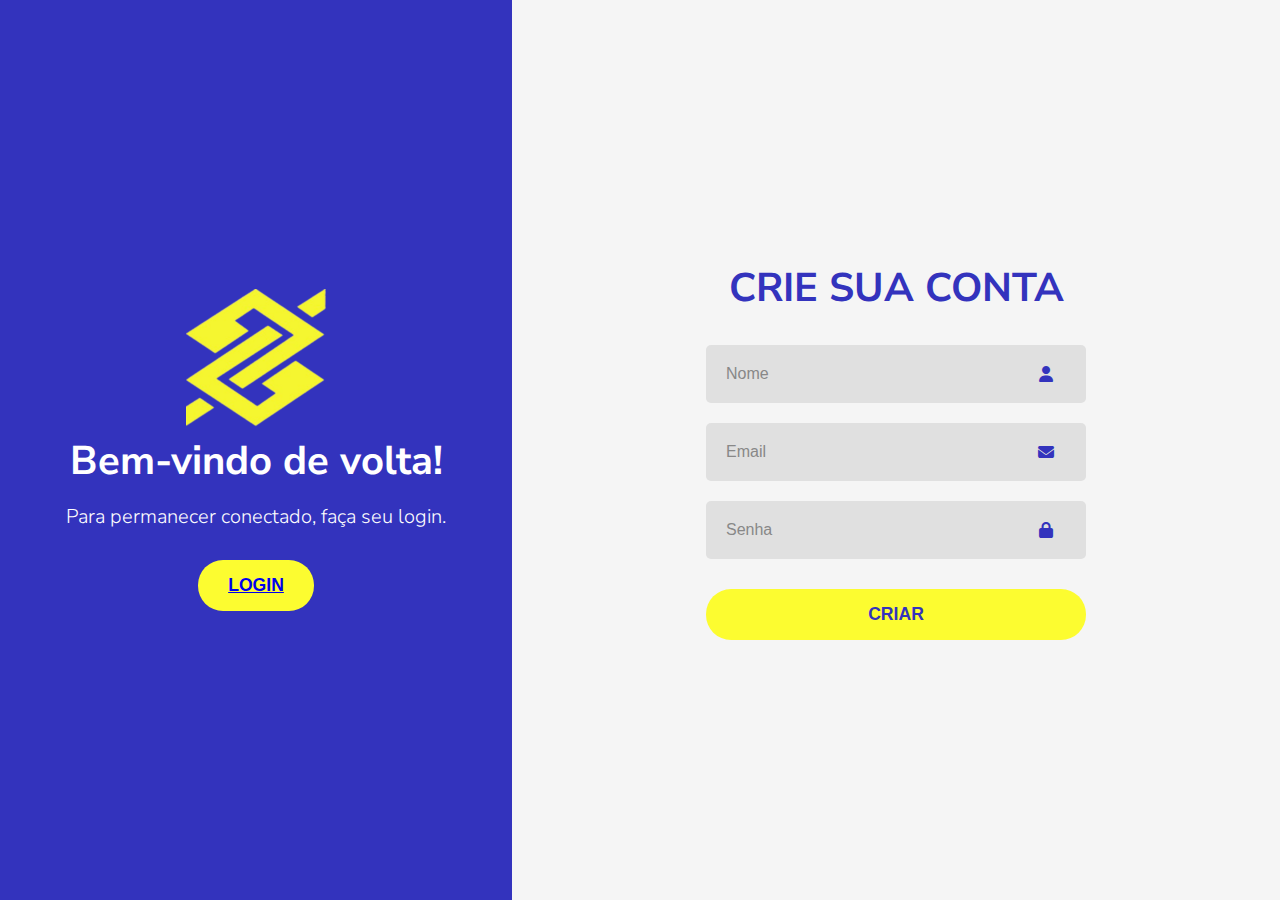
<file: index.html>
<!DOCTYPE html>
<html lang="pt-br">
<head>
    <meta charset="UTF-8">
    <meta name="viewport" content="width=device-width, initial-scale=1.0">
    <title>Página de Login</title>
    <link rel="stylesheet" href="css/telas/Login.css">
    
    <link rel="preconnect" href="https://fonts.googleapis.com">
    <link rel="preconnect" href="https://fonts.gstatic.com" crossorigin>
    <link href="https://fonts.googleapis.com/css2?family=Nunito+Sans:wght@300;400;700&display=swap" rel="stylesheet">
    
    <link rel="stylesheet" href="https://cdnjs.cloudflare.com/ajax/libs/font-awesome/6.5.2/css/all.min.css" />
</head>
<body>

    <div class="container">
        
        <div class="panel panel-login">
            <div class="panel-content">
                <img style="width: 140px; height: 139px" src="/assets/images/Logo.png" /> 
                <h2>Bem-vindo de volta!</h2>
                <p>Para permanecer conectado, faça seu login.</p>
                <button class="btn btn-primary"><a class="link" href="/pages/TelaHomeGestor.html">Login</a></button>
            </div>
        </div>


        <div class="panel panel-signup">
            <div class="panel-content">
                <h2>CRIE SUA CONTA</h2>
                
                <form>
                    <div class="input-group">
                        <input type="text" placeholder="Nome" required>
                        <i class="fas fa-user"></i>
                    </div>
                    
                    <div class="input-group">
                        <input type="email" placeholder="Email" required>
                        <i class="fas fa-envelope"></i>
                    </div>
                    
                    <div class="input-group">
                        <input type="password" placeholder="Senha" required>
                        <i class="fas fa-lock"></i>
                    </div>
                    
                    <button type="submit" class="btn btn-primary" onclick="location.href='/pages/TelaCadastro.html'">Criar</button>
                </form>
            </div>
        </div>

    </div>

</body>
</html>
</file>
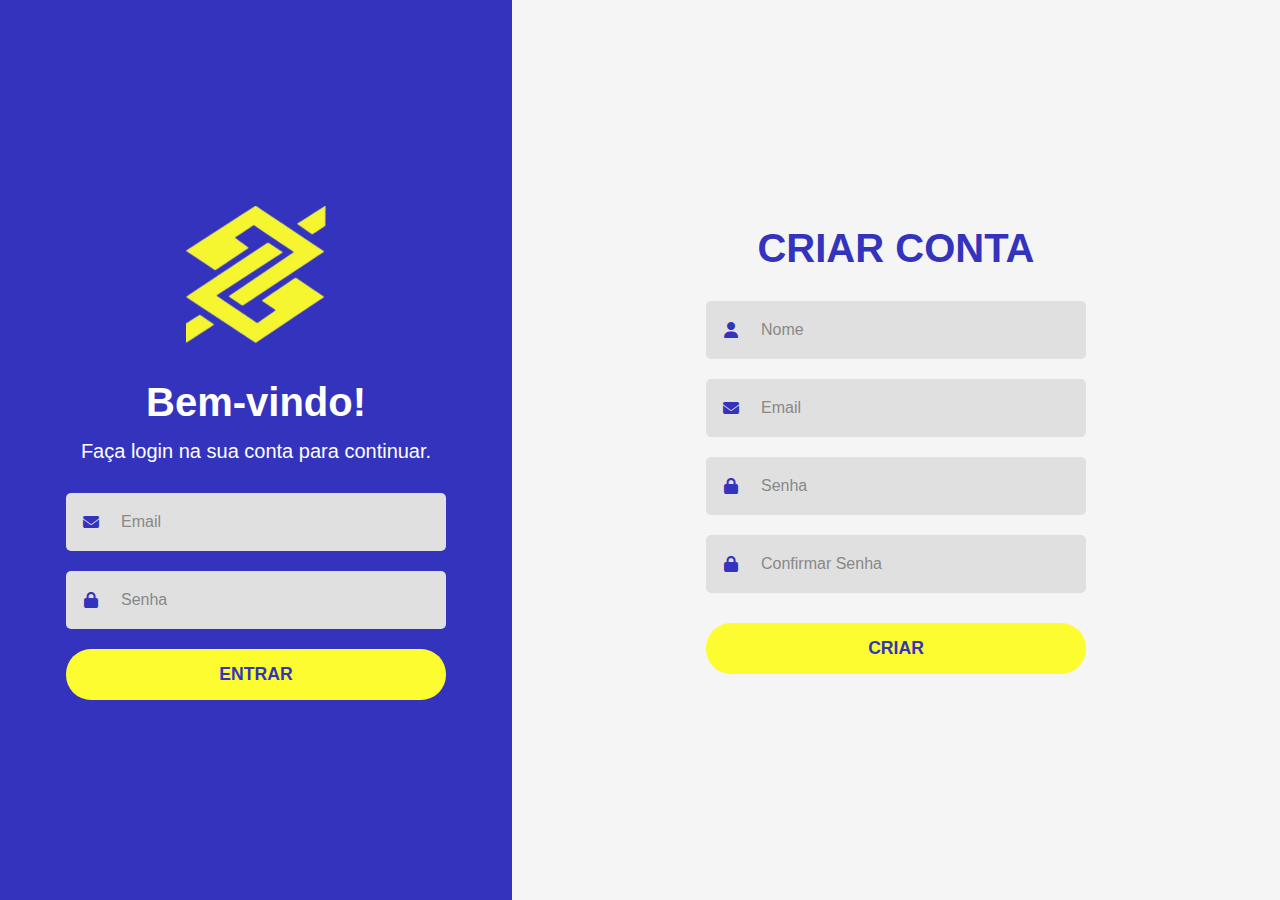
<file: pages/Inicio.html>
<!DOCTYPE html>
<html lang="pt-br">
  <head>
    <meta charset="UTF-8" />
    <meta name="viewport" content="width=device-width, initial-scale=1.0" />
    <title>Login Split Screen</title>

    <link rel="stylesheet" href="/css/telas/Inicio.css" />

    <link rel="preconnect" href="https://fonts.googleapis.com" />
    <link rel="preconnect" href="https://fonts.gstatic.com" crossorigin />
    <link
      href="https://fonts.googleapis.com/css2?family=Calibri:wght@300;400;700&family=Nunito+Sans:opsz,wght@6..12,300;6..12,400;6..12,700&display=swap"
      rel="stylesheet"
    />

    <link
      rel="stylesheet"
      href="https://cdnjs.cloudflare.com/ajax/libs/font-awesome/6.5.2/css/all.min.css"
    />
  </head>

  <body>
    <div class="container">
      <div class="panel panel-login">
        <div class="panel-content">
          <div class="logo">
            <img src="/assets/images/Logo.png" alt="Logo BB" class="logo-img" />
          </div>

          <h2>Bem-vindo!</h2>
          <p>Faça login na sua conta para continuar.</p>

          <form>
            <div class="input-group">
              <i class="fas fa-envelope"></i>
              <input type="email" placeholder="Email" required />
            </div>
            <div class="input-group">
              <i class="fas fa-lock"></i>
              <input type="password" placeholder="Senha" required />
            </div>
            <button
              type="submit"
              class="btn btn-primary"
              onclick="location.href='TelaColaborador.html'"
            >
              ENTRAR
            </button>
          </form>
        </div>
      </div>

      <div class="panel panel-signup">
        <div class="panel-content">
          <h2>CRIAR CONTA</h2>
          <form>
            <div class="input-group">
              <i class="fas fa-user"></i>
              <input type="text" placeholder="Nome" required />
            </div>
            <div class="input-group">
              <i class="fas fa-envelope"></i>
              <input type="email" placeholder="Email" required />
            </div>
            <div class="input-group">
              <i class="fas fa-lock"></i>
              <input type="password" placeholder="Senha" required />
            </div>
            <div class="input-group">
              <i class="fas fa-lock"></i>
              <input type="password" placeholder="Confirmar Senha" required />
            </div>
            <button
              type="submit"
              class="btn btn-primary"
              onclick="location.href='/pages/TelaCadastro.html'"
            >
              CRIAR
            </button>
          </form>
        </div>
      </div>
    </div>
  </body>
</html>
</file>
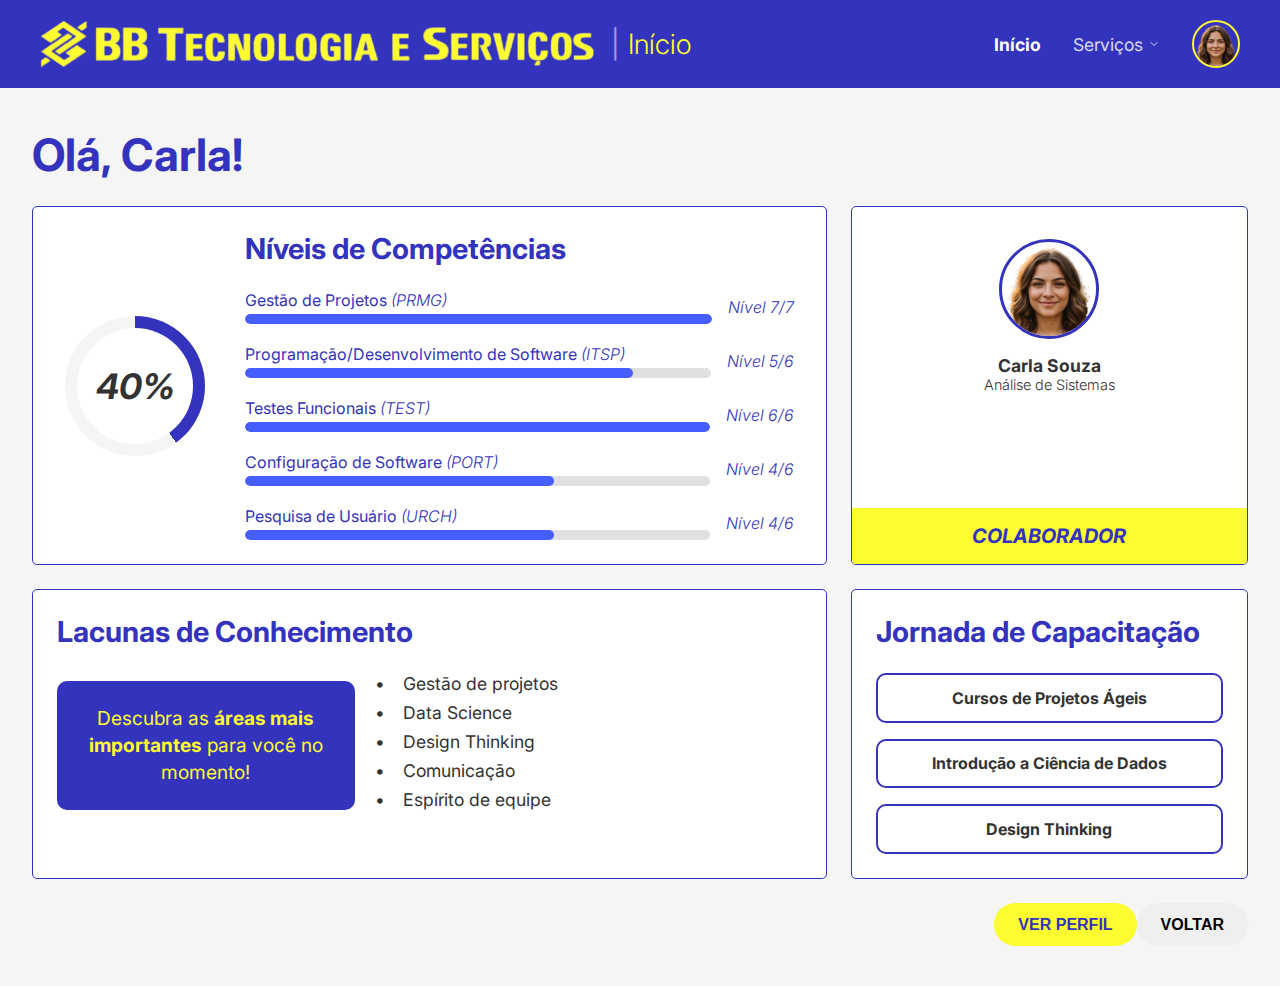
<file: pages/TelaColaborador.html>
<!DOCTYPE html>
<html lang="pt-br">
  <head>
    <meta charset="UTF-8" />
    <meta name="viewport" content="width=device-width, initial-scale=1.0" />
    <title>Dashboard do Colaborador</title>
    <link rel="stylesheet" href="/css/telas/TelaColaborador.css" />
    <link rel="preconnect" href="https://fonts.googleapis.com" />
    <link rel="preconnect" href="https://fonts.gstatic.com" crossorigin />
    <link
      href="https://fonts.googleapis.com/css2?family=Inter:wght@300;400;700&display=swap"
      rel="stylesheet"
    />
  </head>
  <body>
    <header class="main-header">
      <div class="header-container">
        <div class="logo-area">
          <!-- Usei um placeholder para a imagem do logo -->
          <img
            src="/assets/images/LogoBBTS.png"
            width="555"
            height="48"
            alt="Logo BB"
            class="logo-icon"
          />
          <div class="logo-text">
            <span><strong>|</strong></span>
            <span class="logo-page">Início</span>
          </div>
        </div>
        <nav class="main-nav">
          <ul>
            <li><a href="#" class="active">Início</a></li>
            <li>
              <a href="#"
                >Serviços
                <svg
                  width="12"
                  height="12"
                  viewBox="0 0 24 24"
                  fill="none"
                  xmlns="http://www.w3.org/2000/svg"
                >
                  <path
                    d="M6 9L12 15L18 9"
                    stroke="white"
                    stroke-width="2"
                    stroke-linecap="round"
                    stroke-linejoin="round"
                  /></svg
              ></a>
            </li>
          </ul>
          <img
            src="/assets/images/Persona.png"
            alt="Foto de Carla"
            class="user-avatar"
          />
        </nav>
      </div>
    </header>

    <main class="dashboard-container">
      <h1 class="welcome-title">Olá, Carla!</h1>

      <!-- Primeiro Grid (Competências e Perfil) -->
      <div class="main-grid">
        <section class="card competencies-card">
          <div class="progress-chart-area">
            <!-- O valor de 80% é pego da variável inline --progress-value -->
            <div class="radial-progress" style="--progress-value: 80">
              <div class="progress-inner-circle">
                <span>80%</span>
              </div>
            </div>
          </div>
          <div class="competencies-list">
            <h2>Níveis de Competências</h2>
            <ul>
              <li>
                <div class="skill-info">
                  <p>
                    Gestão de Projetos <span class="skill-code">(PRMG)</span>
                  </p>
                  <div class="progress-bar">
                    <div class="progress-fill" style="width: 100%"></div>
                  </div>
                </div>
                <span class="skill-level">Nível 7/7</span>
              </li>
              <li>
                <div class="skill-info">
                  <p>
                    Programação/Desenvolvimento de Software
                    <span class="skill-code">(ITSP)</span>
                  </p>
                  <div class="progress-bar">
                    <div class="progress-fill" style="width: 83.3%"></div>
                  </div>
                </div>
                <span class="skill-level">Nível 5/6</span>
              </li>
              <li>
                <div class="skill-info">
                  <p>
                    Testes Funcionais <span class="skill-code">(TEST)</span>
                  </p>
                  <div class="progress-bar">
                    <div class="progress-fill" style="width: 100%"></div>
                  </div>
                </div>
                <span class="skill-level">Nível 6/6</span>
              </li>
              <li>
                <div class="skill-info">
                  <p>
                    Configuração de Software
                    <span class="skill-code">(PORT)</span>
                  </p>
                  <div class="progress-bar">
                    <div class="progress-fill" style="width: 66.6%"></div>
                  </div>
                </div>
                <span class="skill-level">Nível 4/6</span>
              </li>
              <li>
                <div class="skill-info">
                  <p>
                    Pesquisa de Usuário <span class="skill-code">(URCH)</span>
                  </p>
                  <div class="progress-bar">
                    <div class="progress-fill" style="width: 66.6%"></div>
                  </div>
                </div>
                <span class="skill-level">Nível 4/6</span>
              </li>
            </ul>
          </div>
        </section>

        <section class="card profile-card">
          <!-- Usei um placeholder para a foto de perfil -->
          <img
            src="/assets/images/Persona.png"
            alt="Foto de Carla Souza"
            class="profile-picture"
          />
          <h3>Carla Souza</h3>
          <p>Análise de Sistemas</p>
          <div class="profile-banner">COLABORADOR</div>
        </section>
      </div>

      <!-- Segundo Grid (Lacunas e Jornada) -->
      <div class="main-grid">
        <section class="card knowledge-gaps-card">
          <h2>Lacunas de Conhecimento</h2>
          <div class="card-content">
            <div class="info-box">
              <p>
                Descubra as <strong>áreas mais importantes</strong> para você no
                momento!
              </p>
            </div>
            <ul class="gaps-list">
              <li>Gestão de projetos</li>
              <li>Data Science</li>
              <li>Design Thinking</li>
              <li>Comunicação</li>
              <li>Espírito de equipe</li>
            </ul>
          </div>
        </section>

        <section class="card training-journey-card">
          <h2>Jornada de Capacitação</h2>
          <div class="card-content">
            <a href="#" class="journey-link">Cursos de Projetos Ágeis</a>
            <a href="#" class="journey-link">Introdução a Ciência de Dados</a>
            <a href="#" class="journey-link">Design Thinking</a>
          </div>
        </section>
      </div>

      <!-- Área de Botões -->
      <div class="action-area">
        <button
          class="btn btn-primary"
          onclick="location.href='TelaPerfilColaborador.html'"
        >
          VER PERFIL
        </button>

        <!-- BOTÃO ATUALIZADO: Substituí classes do Tailwind por .btn-secondary -->
        <button
          class="btn btn-secondary"
          onclick="location.href='TelaCadastro.html'"
        >
          VOLTAR
        </button>
      </div>
    </main>
    <script src="/js/TelaColaborador.js" defer></script>
  </body>
</html>
</file>
<file: css/telas/Inicio.css>
/* --- Cores Principais --- */
:root {
  --azul-principal: #3333bd;
  --amarelo-principal: #fcfc30;
  --cinza-claro: #f5f5f5;
  --cinza-input: #e0e0e0;
  /* Um cinza sólido para os inputs */
  --branco: #ffffff;
}

/* --- Reset Básico e Estilos Globais --- */
* {
  margin: 0;
  padding: 0;
  box-sizing: border-box;
}

body,
html {
  height: 100%;

  font-family: "Inter", sans-serif;
  background-color: #f5f5f5;
  /* Cor de fundo do painel direito */
}

/* --- Layout Principal (Container) --- */
.container {
  display: flex;
  width: 100%;
  height: 100vh;
  /* Ocupa 100% da altura da tela */
}

/* --- Estilos dos Painéis (Esquerdo e Direito) --- */
.panel {
  /* Centraliza o conteúdo de cada painel */
  display: flex;
  justify-content: center;
  align-items: center;
  padding: 40px;
  text-align: center;
}

/* Painel da Esquerda (Login) */
.panel-login {
  flex-basis: 40%;
  /* Ocupa 40% da largura */
  background-color: var(--azul-principal);
  color: var(--branco);
}

/* CONTAINER DA LOGO: Centraliza a imagem dentro dele */
.panel-login .logo {
  display: flex;
  justify-content: center; /* Centraliza a imagem horizontalmente */
  align-items: center; /* Centraliza a imagem verticalmente (se necessário) */
  margin-bottom: 30px;
  height: 150px; /* Define uma altura para o container, se o logo não preencher */
}

/* IMAGEM DA LOGO: Garante que a imagem se ajuste ao tamanho */
.panel-login .logo-img {
  width: 140px;
  height: 140px;
  object-fit: contain; /* Garante que a imagem seja exibida corretamente sem distorção */
}

.panel-login h2 {
  font-size: 2.5rem;
  /* 40px */
  font-weight: 700;
  margin-bottom: 15px;
}

/* Painel da Direita (Criar Conta) */
.panel-signup {
  flex-basis: 60%;
  /* Ocupa 60% da largura */
  background-color: var(--cinza-claro);
  color: var(--azul-principal);
}

/* Conteúdo dentro dos painéis */
.panel-content {
  max-width: 380px;
  /* Limita a largura do formulário e do texto */
  width: 100%;
}

/* --- Elementos do Painel de Login (Esquerda) --- */
.panel-login .logo {
  font-size: 140px;
  /* Tamanho do ícone do logo */
  color: var(--amarelo-principal);
  /* Cor amarela do logo */
  margin-bottom: 30px;
}

.panel-login h2 {
  font-size: 2.5rem;
  /* 40px */
  font-weight: 700;
  margin-bottom: 15px;
}

.panel-login p {
  font-size: 1.25rem;
  /* 20px */
  font-weight: 300;
  margin-bottom: 30px;
}

/* --- Elementos do Painel de Criar Conta (Direita) --- */
.panel-signup h2 {
  font-size: 2.5rem;
  /* 40px */
  font-weight: 700;
  margin-bottom: 30px;
}

form {
  display: flex;
  flex-direction: column;
  gap: 20px;
  /* Espaço entre os inputs */
}

.input-group {
  display: flex;
  align-items: center;
  background-color: var(--cinza-input);
  /* Fundo cinza do input */
  border-radius: 5px;
  padding: 15px;
}

.input-group i {
  color: var(--azul-principal);
  margin-right: 15px;
  width: 20px;
  /* Largura fixa para o ícone */
  text-align: center;
}

.input-group input {
  flex-grow: 1;
  /* O input ocupa o espaço restante */
  border: none;
  background: transparent;
  /* Fundo transparente para o input */
  padding: 5px;
  font-size: 1rem;
  color: #333;
}

.input-group input:focus {
  outline: none;
  /* Remove a borda azul ao focar */
}

.input-group input::placeholder {
  color: #888;
  /* Cor do texto "Nome", "Email", "Senha" */
  font-weight: 400;
}

/* --- Botões (Estilo unificado) --- */
.btn {
  padding: 15px 30px;
  border: none;
  border-radius: 25px;
  /* Arredondamento dos botões */
  font-size: 1.1rem;
  /* 18px */
  font-weight: 700;
  text-transform: uppercase;
  cursor: pointer;
  transition: transform 0.2s ease;
}

.btn:hover {
  transform: scale(1.03);
  /* Leve aumento ao passar o mouse */
}

.btn-primary {
  background-color: var(--amarelo-principal);
  color: var(--azul-principal);
}

/* Adiciona uma margem no botão do formulário */
.panel-signup .btn {
  margin-top: 10px;
  width: 100%;
  /* Botão "Criar" ocupa 100% da largura */
}
</file>
<file: css/telas/TelaColaborador.css>
/* --- GERAL E VARIÁVEIS --- */
:root {
  --azul-principal: #3333BD;
  --amarelo-principal: #FCFC30;
  --azul-progresso: #465EFF;
  --cinza-fundo-progresso: #E0E0E0;
  /* Cor mais clara para o fundo da barra */
  --cinza-fundo: #F5F5F5;
  --texto-escuro: #333;
  --branco: #FFFFFF;
}

* {
  margin: 0;
  padding: 0;
  box-sizing: border-box;
}

body {
  font-family: 'Inter', 'Calibri', sans-serif;
  background-color: var(--cinza-fundo);
  color: var(--texto-escuro);
}

/* --- CABEÇALHO --- */
.main-header {
  background-color: var(--azul-principal);
  color: var(--branco);
  padding: 1.25rem 2.5rem;
  /* Ajuste no padding */
}

.header-container {
  max-width: 1400px;
  margin: 0 auto;
  display: flex;
  justify-content: space-between;
  align-items: center;
}

.logo-area {
  display: flex;
  align-items: center;
  gap: 1rem;
  
}

.logo-icon {
  border-radius: 4px;
}

.logo-text {
  display: flex;
  align-items: baseline;
  gap: 0.5rem;
  font-size: 1.75rem;
  /* Aumentado para corresponder à imagem */
}

.logo-text span {
  color: rgba(255, 255, 255, 0.5);
  font-weight: 300;
}

.logo-text .logo-page {
  font-weight: 300;
  color: white;
  color: var(--amarelo-principal);
}

.main-nav {
  display: flex;
  align-items: center;
  gap: 2rem;
}

.main-nav ul {
  list-style: none;
  display: flex;
  gap: 2rem;
}

.main-nav a {
  color: var(--branco);
  text-decoration: none;
  font-size: 1.1rem;
  display: flex;
  align-items: center;
  gap: 0.3rem;
  opacity: 0.8;
  transition: opacity 0.3s;
}

.main-nav a:hover,
.main-nav a.active {
  opacity: 1;
  font-weight: 700;
}

.user-avatar {
  width: 48px;
  height: 48px;
  border-radius: 50%;
  border: 2px solid var(--amarelo-principal);
}


/* --- CONTEÚDO PRINCIPAL --- */
.dashboard-container {
  max-width: 1300px;
  /* Levemente mais largo */
  margin: 2.5rem auto;
  padding: 0 2rem;
}

.welcome-title {
  font-size: 2.8rem;
  color: var(--azul-principal);
  margin-bottom: 1.5rem;
  font-weight: 700;
}

.main-grid {
  display: grid;
  /* Grid ajustado para 2/3 e 1/3 do espaço */
  grid-template-columns: 2fr 1fr;
  gap: 1.5rem;
  margin-bottom: 1.5rem;
}

/* --- ESTILO DOS CARDS --- */
.card {
  background-color: var(--branco);
  border: 1px solid var(--azul-principal);
  border-radius: 5px;
  padding: 1.5rem;
}

.card h2 {
  font-size: 1.8rem;
  color: var(--azul-principal);
  margin-bottom: 1.5rem;
  font-weight: 700;
}

/* --- CARD DE COMPETÊNCIAS --- */
.competencies-card {
  display: flex;
  gap: 2.5rem;
  /* Mais espaço */
  align-items: center;
  padding: 1.5rem 2rem;
}

.progress-chart-area {
  flex-shrink: 0;
}

.radial-progress {
  width: 140px;
  height: 140px;
  border-radius: 50%;
  display: grid;
  place-items: center;
  /* Gradiente cônico com fundo F5F5F5 para o corte */
  background: conic-gradient(var(--azul-principal) calc(var(--progress-value) * 1%), var(--cinza-fundo) 0);
}

.progress-inner-circle {
  width: 116px;
  /* Ajustado para borda mais grossa */
  height: 116px;
  background: var(--branco);
  border-radius: 50%;
  display: grid;
  place-items: center;
}

.progress-inner-circle span {
  font-size: 2.2rem;
  font-weight: 700;
  font-style: italic;
  color: var(--texto-escuro);
}

.competencies-list {
  width: 100%;
}

.competencies-list ul {
  list-style: none;
  display: flex;
  flex-direction: column;
  gap: 1.25rem;
  /* Mais espaço entre as barras */
}

.competencies-list li {
  display: flex;
  justify-content: space-between;
  align-items: center;
  gap: 1rem;
}

.skill-info {
  flex-grow: 1;
}

.skill-info p {
  color: var(--azul-principal);
  font-size: 1rem;
}

.skill-info .skill-code {
  font-style: italic;
  font-weight: 300;
}

.progress-bar {
  width: 100%;
  height: 10px;
  background-color: var(--cinza-fundo-progresso);
  border-radius: 10px;
  margin-top: 4px;
  overflow: hidden;
}

.progress-fill {
  height: 100%;
  background-color: var(--azul-progresso);
  border-radius: 10px;
}

.skill-level {
  color: var(--azul-principal);
  font-style: italic;
  font-weight: 300;
  white-space: nowrap;
}


/* --- CARD DE PERFIL --- */
.profile-card {
  display: flex;
  flex-direction: column;
  align-items: center;
  text-align: center;
  padding: 0;
  overflow: hidden;
}

.profile-picture {
  width: 100px;
  height: 100px;
  border-radius: 50%;
  border: 3px solid var(--azul-principal);
  margin-top: 2rem;
  object-fit: cover;
}

.profile-card h3 {
  margin-top: 1rem;
  font-size: 1.1rem;
  font-weight: 700;
}

.profile-card p {
  font-weight: 300;
  font-size: 0.9rem;
  margin-bottom: 1.5rem;
}

.profile-banner {
  background-color: var(--amarelo-principal);
  color: var(--azul-principal);
  font-weight: 700;
  font-style: italic;
  padding: 1rem;
  width: 100%;
  margin-top: auto;
  font-size: 1.25rem;
}


/* --- OUTROS CARDS --- */
.knowledge-gaps-card .card-content {
  display: flex;
  gap: 1.5rem;
  align-items: center;
  /* Alinha os itens verticalmente */
}

.info-box {
  background-color: var(--azul-principal);
  color: var(--amarelo-principal);
  padding: 1.5rem;
  border-radius: 10px;
  text-align: center;
  font-size: 1.2rem;
  line-height: 1.4;
  flex-basis: 40%;
  /* Define uma base de largura */
  flex-shrink: 0;
}

.gaps-list {
  list-style-type: '•  ';
  /* Adiciona a bolinha com espaço */
  padding-left: 1rem;
}

.gaps-list li {
  font-size: 1.1rem;
  margin-bottom: 0.5rem;
  padding-left: 0.5rem;
}

.training-journey-card .card-content {
  display: flex;
  flex-direction: column;
  gap: 1rem;
}

.journey-link {
  border: 2px solid var(--azul-principal);
  border-radius: 10px;
  padding: 0.8rem;
  text-align: center;
  text-decoration: none;
  color: var(--texto-escuro);
  font-weight: 700;
  transition: background-color 0.3s, color 0.3s;
}

.journey-link:hover {
  background-color: var(--azul-principal);
  color: var(--branco);
}


/* --- BOTÃO DE AÇÃO --- */
.action-area {
  display: flex;
  justify-content: flex-end;
  /* Alinha o botão à direita */
  margin-top: 1rem;
}

.btn {
  padding: 0.8rem 1.5rem;
  border: none;
  border-radius: 22px;
  font-weight: 700;
  font-size: 1rem;
  cursor: pointer;
  transition: transform 0.2s;
}

.btn:hover {
  transform: scale(1.05);
}

.btn-primary {
  background-color: var(--amarelo-principal);
  color: var(--azul-principal);
}
</file>
<file: css/telas/Login.css>
/* --- Reset Básico e Estilos Globais --- */
* {
    margin: 0;
    padding: 0;
    box-sizing: border-box;
}

body,
html {
    height: 100%;
    /* Usei Nunito Sans, que é uma boa fonte web similar à Calibri/Segoe UI */
    font-family: 'Nunito Sans', sans-serif;
    background-color: #F5F5F5;
    /* Cor de fundo do painel direito */
}

/* --- Cores Principais --- */
:root {
    --azul-principal: #3333BD;
    --amarelo-principal: #FCFC30;
    --cinza-claro: #F5F5F5;
    --cinza-input: #E0E0E0;
    /* Um cinza sólido para os inputs */
    --branco: #FFFFFF;
}

/* --- Layout Principal (Container) --- */
.container {
    display: flex;
    width: 100%;
    height: 100vh;
    /* Ocupa 100% da altura da tela */
}

/* --- Estilos dos Painéis (Esquerdo e Direito) --- */
.panel {
    /* Centraliza o conteúdo de cada painel */
    display: flex;
    justify-content: center;
    align-items: center;
    padding: 40px;
    text-align: center;
}

/* Painel da Esquerda (Login) */
.panel-login {
    flex-basis: 40%;
    /* Ocupa 40% da largura */
    background-color: var(--azul-principal);
    color: var(--branco);
}

/* Painel da Direita (Criar Conta) */
.panel-signup {
    flex-basis: 60%;
    /* Ocupa 60% da largura */
    background-color: var(--cinza-claro);
    color: var(--azul-principal);
}

/* Conteúdo dentro dos painéis */
.panel-content {
    max-width: 380px;
    /* Limita a largura do formulário e do texto */
    width: 100%;
}

/* --- Elementos do Painel de Login (Esquerda) --- */
.panel-login .logo {
    font-size: 140px;
    /* Tamanho do ícone do logo */
    color: var(--amarelo-principal);
    /* Cor amarela do logo */
    margin-bottom: 30px;
}

.panel-login h2 {
    font-size: 2.5rem;
    /* 40px */
    font-weight: 700;
    margin-bottom: 15px;
}

.panel-login p {
    font-size: 1.25rem;
    /* 20px */
    font-weight: 300;
    margin-bottom: 30px;
}

/* --- Elementos do Painel de Criar Conta (Direita) --- */
.panel-signup h2 {
    font-size: 2.5rem;
    /* 40px */
    font-weight: 700;
    margin-bottom: 30px;
}

form {
    display: flex;
    flex-direction: column;
    gap: 20px;
    /* Espaço entre os inputs */
}

.input-group {
    display: flex;
    align-items: center;
    background-color: var(--cinza-input);
    /* Fundo cinza do input */
    border-radius: 5px;
    padding: 15px;
}

.input-group i {
    color: var(--azul-principal);
    margin-right: 15px;
    width: 20px;
    /* Largura fixa para o ícone */
    text-align: center;
}

.input-group input {
    flex-grow: 1;
    /* O input ocupa o espaço restante */
    border: none;
    background: transparent;
    /* Fundo transparente para o input */
    padding: 5px;
    font-size: 1rem;
    color: #333;
}

.input-group input:focus {
    outline: none;
    /* Remove a borda azul ao focar */
}

.input-group input::placeholder {
    color: #888;
    /* Cor do texto "Nome", "Email", "Senha" */
    font-weight: 400;
}

/* --- Botões (Estilo unificado) --- */
.btn {
    padding: 15px 30px;
    border: none;
    border-radius: 25px;
    /* Arredondamento dos botões */
    font-size: 1.1rem;
    /* 18px */
    font-weight: 700;
    text-transform: uppercase;
    cursor: pointer;
    transition: transform 0.2s ease;
}

.btn:hover {
    transform: scale(1.03);
    /* Leve aumento ao passar o mouse */
}

.btn-primary {
    background-color: var(--amarelo-principal);
    color: var(--azul-principal);
}

/* Adiciona uma margem no botão do formulário */
.panel-signup .btn {
    margin-top: 10px;
    width: 100%;
    /* Botão "Criar" ocupa 100% da largura */
}
</file>
